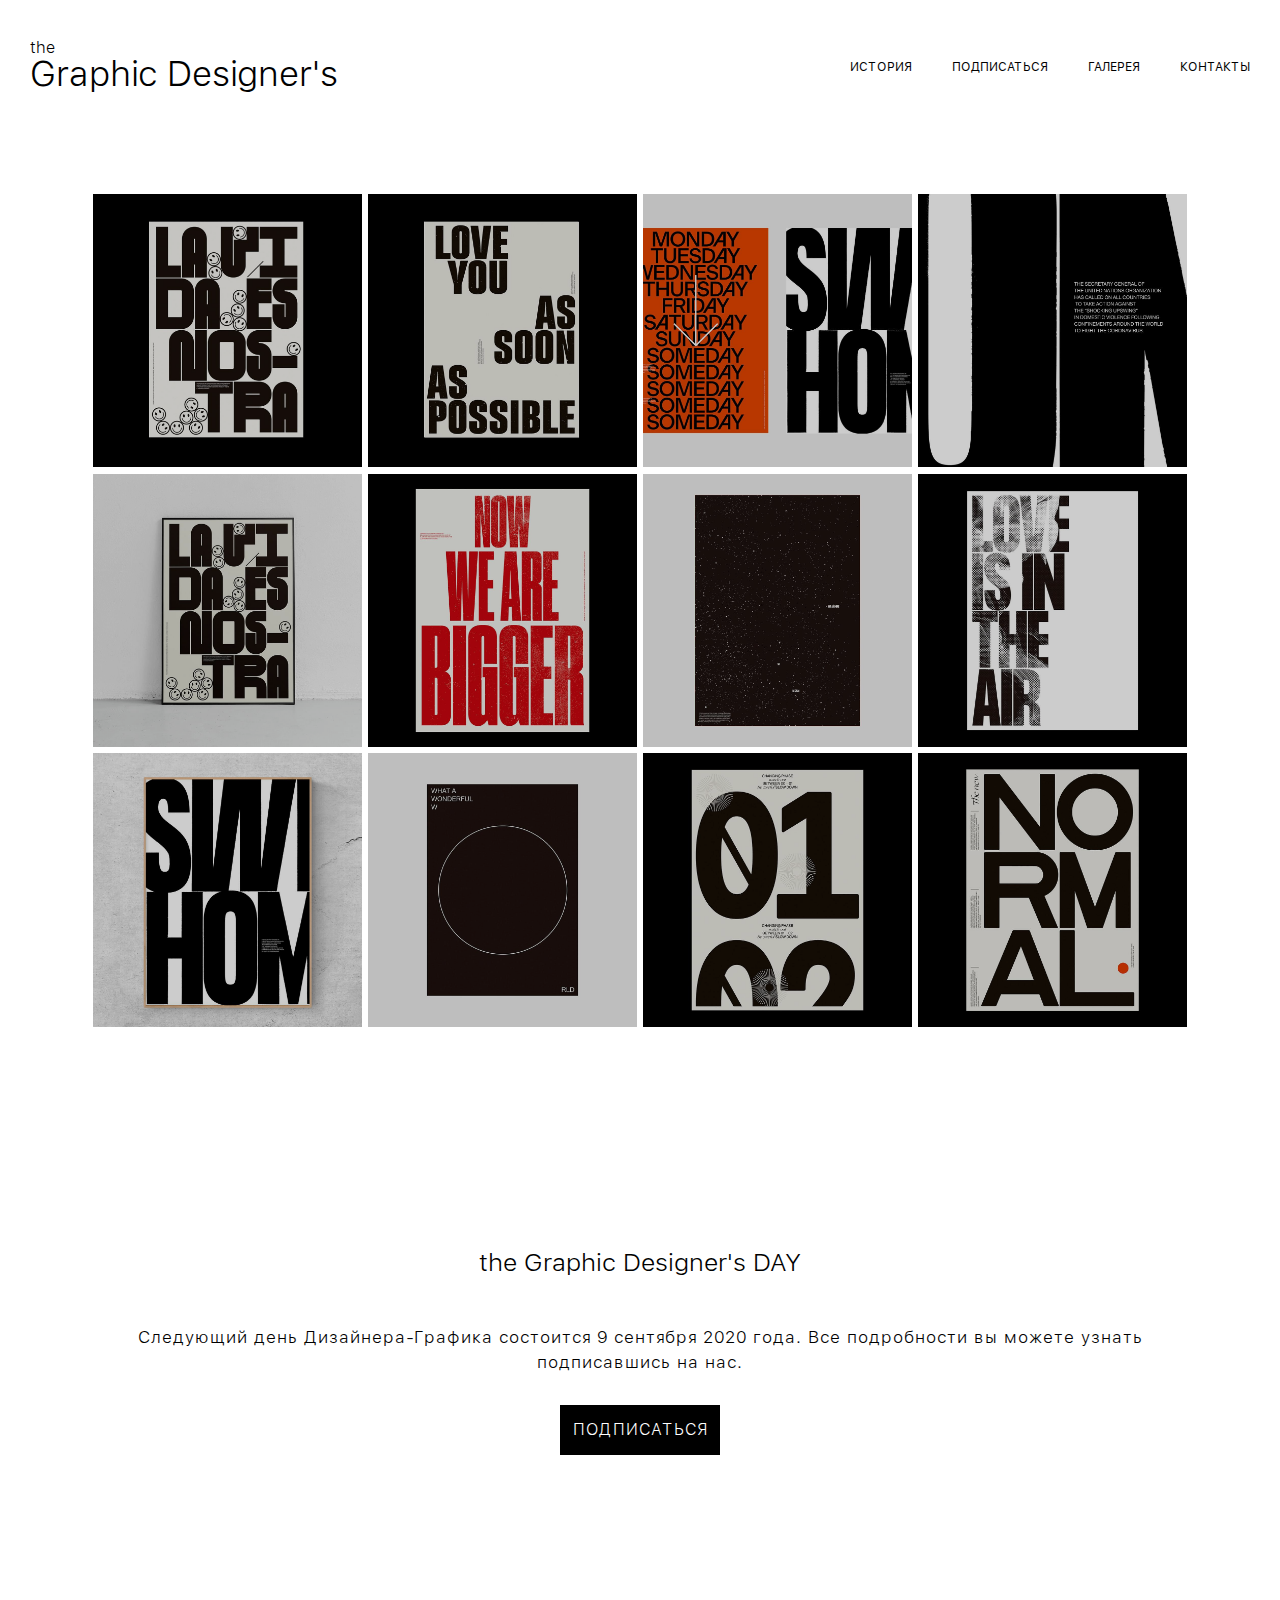
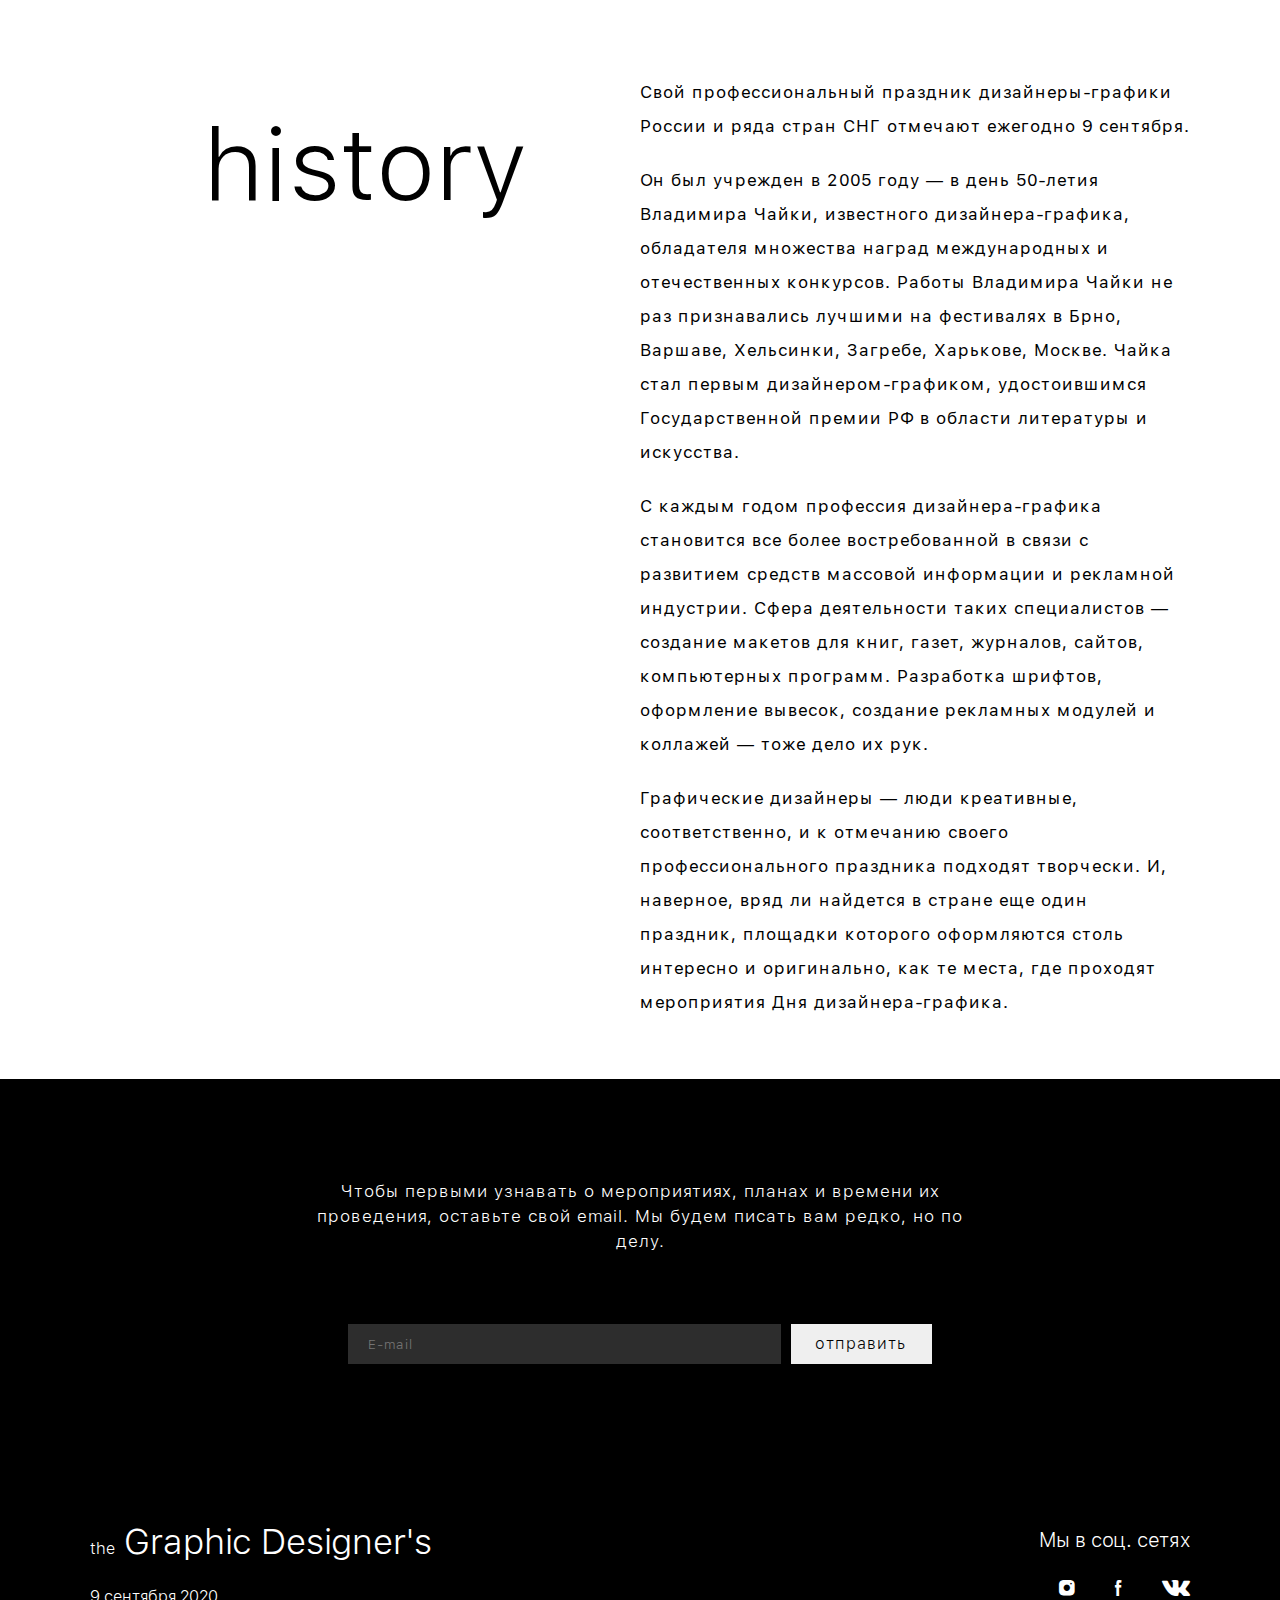
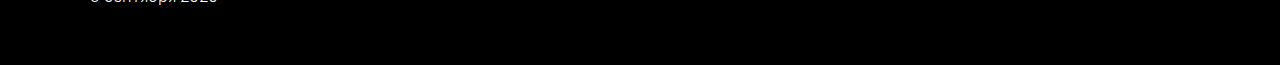
<file: index.html>
<!DOCTYPE html><html lang="ru"><head><meta charset="UTF-8"><meta name="viewport" content="width=device-width,initial-scale=1"><title>Главная</title><link rel="stylesheet" href="css/style.min.css"></head><body><div class="wrapper" id="main"><main class="page"><header class="header"><div class="container"><div class="header__body"><div class="header__row"><div class="header__col"><a href="index.html" class="logo"><span>the</span> Graphic Designer's</a></div><div class="header__col header__col_little"><nav class="header__menu menu"><div class="menu__wrapper"><div class="menu__close"><span></span> <span></span></div><ul class="menu__inner"><li><a href="#story" class="menu__link">история</a></li><li><a href="#subscribe" class="menu__link">подписаться</a></li><li><a href="gallery.html" class="menu__link">галерея</a></li><li><a href="contacts.html" class="menu__link">контакты</a></li></ul></div><div class="menu__burger"><span></span> <span></span> <span></span></div></nav></div></div></div></div></header><div class="content"><div class="content__body"><div class="promo"><div class="container container_p"><div class="promo__body"><div class="promo__row"><div class="promo__col promo__col_big promo__col_medium promo__col_little"><div class="promo__bg ibg"><picture><source srcset="img/promo/promo1.webp" type="image/webp"><img src="img/promo/promo1.jpg" alt="promo1"></picture></div></div><div class="promo__col promo__col_big promo__col_medium promo__col_little"><div class="promo__bg ibg"><img src="img/promo/promo2.jpg" alt="promo2"></div></div><div class="promo__col promo__col_big promo__col_medium promo__col_little"><div class="promo__bg ibg"><img src="img/promo/promo3.jpg" alt="promo3"></div></div><div class="promo__col promo__col_big promo__col_medium promo__col_little"><div class="promo__bg ibg"><img src="img/promo/promo4.jpg" alt="promo4"></div></div><div class="promo__col promo__col_big promo__col_medium promo__col_little"><div class="promo__bg ibg"><img src="img/promo/promo5.jpg" alt="promo5"></div></div><div class="promo__col promo__col_big promo__col_medium promo__col_little"><div class="promo__bg ibg"><img src="img/promo/promo6.jpg" alt="promo6"></div></div><div class="promo__col promo__col_big promo__col_medium promo__col_little"><div class="promo__bg ibg"><img src="img/promo/promo7.jpg" alt="promo7"></div></div><div class="promo__col promo__col_big promo__col_medium promo__col_little"><div class="promo__bg ibg"><img src="img/promo/promo8.jpg" alt="promo8"></div></div><div class="promo__col promo__col_big promo__col_medium promo__col_little"><div class="promo__bg ibg"><img src="img/promo/promo9.jpg" alt="promo9"></div></div><div class="promo__col promo__col_big promo__col_medium promo__col_little"><div class="promo__bg ibg"><img src="img/promo/promo10.jpg" alt="promo10"></div></div><div class="promo__col promo__col_big promo__col_medium promo__col_little"><div class="promo__bg ibg"><img src="img/promo/promo11.jpg" alt="promo11"></div></div><div class="promo__col promo__col_big promo__col_medium promo__col_little"><div class="promo__bg ibg"><img src="img/promo/promo12.jpg" alt="promo12"></div></div></div></div></div></div><section class="parallax"><div class="container container_p"><div class="parallax__body"><div class="parallax__subscribe subscribe-link"><h2 class="subscribe-link__title"><span>the</span> Graphic Designer's DAY</h2><div class="subscribe-link__descr">Следующий день Дизайнера-Графика состоится 9 сентября 2020 года. Все подробности вы можете узнать подписавшись на нас.</div><a href="#subscribe" class="subscribe-link__link-btn"><span>подписаться</span></a></div></div></div></section><section class="story" id="story"><div class="container container_p"><div class="story__body"><div class="story__row"><div class="story__col"><div class="story__wrapper"><h2 class="story__title">hist<span>ory</span></h2></div></div><div class="story__col"><div class="story__wrapper"><div class="story__descr"><p>Свой профессиональный праздник дизайнеры-графики России и ряда стран СНГ отмечают ежегодно 9 сентября.</p><p>Он был учрежден в 2005 году — в день 50-летия Владимира Чайки, известного дизайнера-графика, обладателя множества наград международных и отечественных конкурсов. Работы Владимира Чайки не раз признавались лучшими на фестивалях в Брно, Варшаве, Хельсинки, Загребе, Харькове, Москве. Чайка стал первым дизайнером-графиком, удостоившимся Государственной премии РФ в области литературы и искусства.</p><p>С каждым годом профессия дизайнера-графика становится все более востребованной в связи с развитием средств массовой информации и рекламной индустрии. Сфера деятельности таких специалистов — создание макетов для книг, газет, журналов, сайтов, компьютерных программ. Разработка шрифтов, оформление вывесок, создание рекламных модулей и коллажей — тоже дело их рук.</p><p>Графические дизайнеры — люди креативные, соответственно, и к отмечанию своего профессионального праздника подходят творчески. И, наверное, вряд ли найдется в стране еще один праздник, площадки которого оформляются столь интересно и оригинально, как те места, где проходят мероприятия Дня дизайнера-графика.</p></div></div></div></div></div></div></section><div class="subscribe"><div class="container container_p"><div class="subscribe__body"><div class="subscribe__wrapper"><div class="subscribe__descr">Чтобы первыми узнавать о мероприятиях, планах и времени их проведения, оставьте свой email. Мы будем писать вам редко, но по делу.</div><div class="subscrive__form form"><form action="#" class="form" id="subscribe"><div class="form__col form__col_big"><input name="email" type="email" class="form__input-email" required autocomplete="off" placeholder="E-mail"></div><div class="form__col form__col_min"><button class="form__btn"><span>отправить</span></button></div></form></div></div></div></div></div></div></div><footer class="footer"><div class="container container_p"><div class="footer__body"><div class="footer__row"><div class="footer__col"><div class="footer__info"><a href="index.html" class="logo logo_footer"><span>the</span> Graphic Designer's</a><div class="footer__data">9 сентября 2020</div></div></div><div class="footer__col footer__col_little"><div class="footer__social social"><h2 class="social__title">Мы в соц. сетях</h2><div class="social__wrapper"><a href="https://www.instagram.com/" class="social__el" target="_blank"><span class="icon-instagram"></span> </a><a href="https://ru-ru.facebook.com/" class="social__el" target="_blank"><span class="icon-facebook"></span> </a><a href="https://vk.com" class="social__el" target="_blank"><span class="icon-vk"></span></a></div></div></div></div></div></div></footer><div class="arrow"><a href="#main" class="arrow__el"><span class="icon-arrow"></span></a></div></main></div><script src="js/jquery-3.5.1.min.js"></script><script src="js/script.min.js"></script></body></html>
</file>
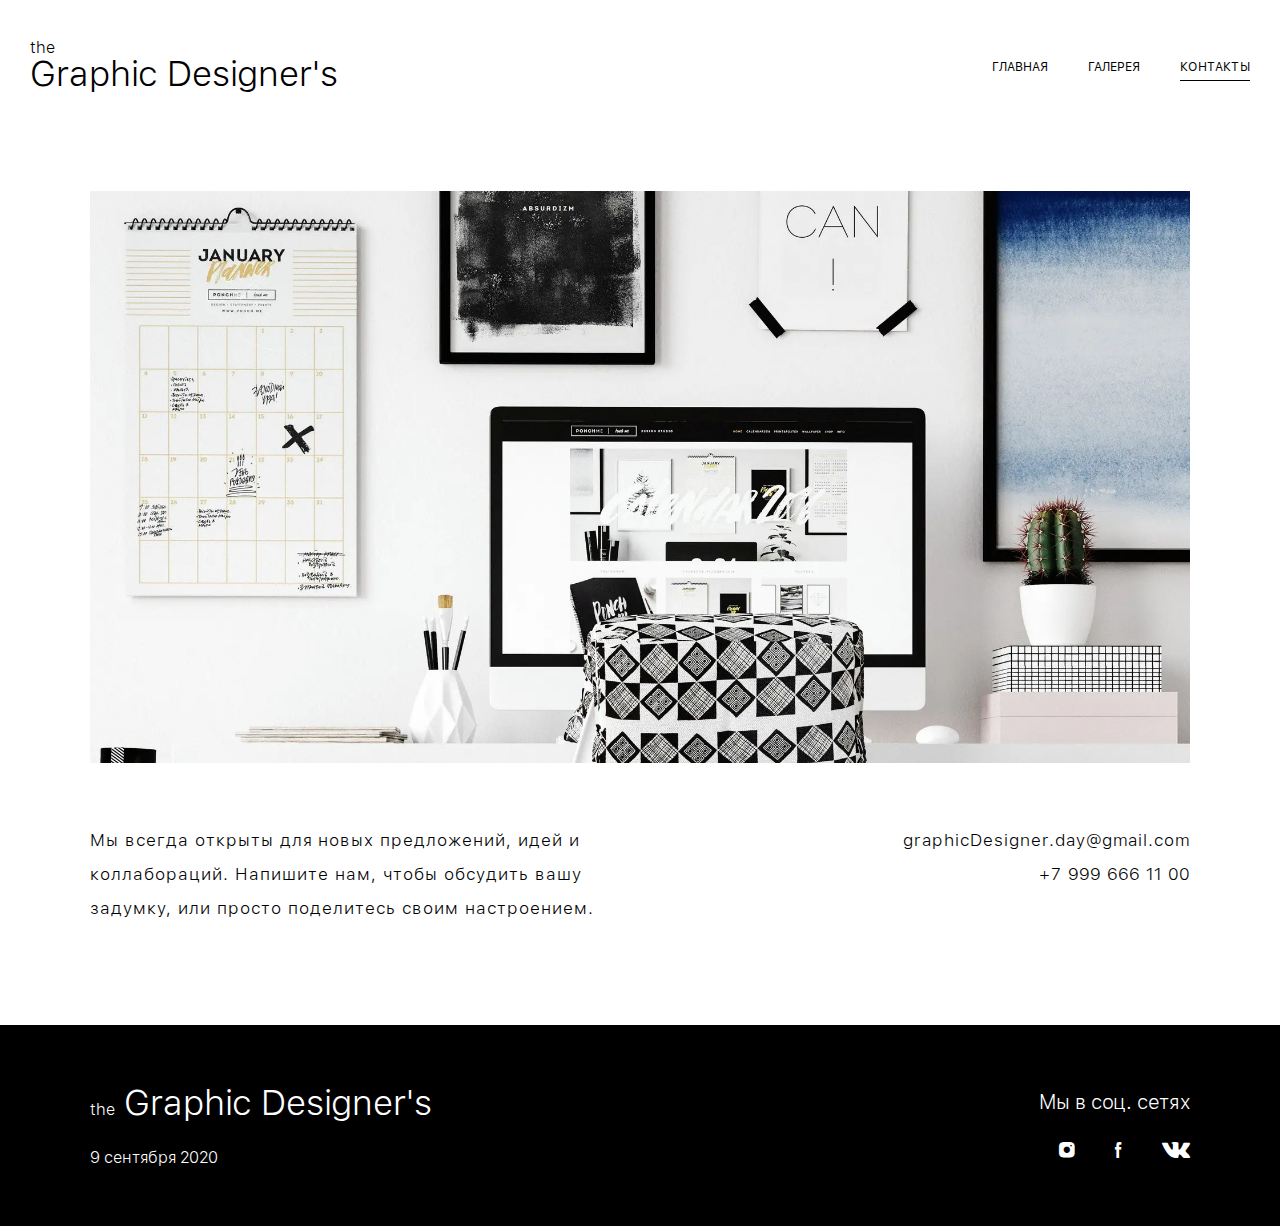
<file: contacts.html>
<!DOCTYPE html><html lang="ru"><head><meta charset="UTF-8"><meta name="viewport" content="width=device-width,initial-scale=1"><title>Контакты</title><link rel="stylesheet" href="css/style.min.css"></head><body><div class="wrapper" id="main"><main class="page"><header class="header"><div class="container"><div class="header__body"><div class="header__row"><div class="header__col"><a href="index.html" class="logo"><span>the</span> Graphic Designer's</a></div><div class="header__col header__col_little"><nav class="header__menu menu"><div class="menu__wrapper"><div class="menu__close"><span></span> <span></span></div><ul class="menu__inner"><li><a href="index.html" class="menu__link">главная</a></li><li><a href="gallery.html" class="menu__link">галерея</a></li><li><a href="contacts.html" class="menu__link active">контакты</a></li></ul></div><div class="menu__burger"><span></span> <span></span> <span></span></div></nav></div></div></div></div></header><div class="content"><div class="content__body"><div class="contacts"><div class="container container_p"><div class="contacts__body"><div class="contacts__row"><div class="contacts__wrapper-img"><picture><source srcset="img/contacts/contacts.webp" type="image/webp"><img src="img/contacts/contacts.jpg" alt="contacts" class="contacts__img"></picture></div></div><div class="contacts__row"><div class="contacts__col"><div class="contacts__descr">Мы всегда открыты для новых предложений, идей и коллабораций. Напишите нам, чтобы обсудить вашу задумку, или просто поделитесь своим настроением.</div></div><div class="contacts__col"><div class="contacts__wrapper-el el"><a href="mailto:graphicDesigner.day@gmail.com" class="el__email">graphicDesigner.day@gmail.com</a> <a href="tel:+79996661100" class="el__phone">+7 999 666 11 00</a></div></div></div></div></div></div></div></div><footer class="footer"><div class="container container_p"><div class="footer__body"><div class="footer__row"><div class="footer__col"><div class="footer__info"><a href="index.html" class="logo logo_footer"><span>the</span> Graphic Designer's</a><div class="footer__data">9 сентября 2020</div></div></div><div class="footer__col footer__col_little"><div class="footer__social social"><h2 class="social__title">Мы в соц. сетях</h2><div class="social__wrapper"><a href="https://www.instagram.com/" class="social__el" target="_blank"><span class="icon-instagram"></span> </a><a href="https://ru-ru.facebook.com/" class="social__el" target="_blank"><span class="icon-facebook"></span> </a><a href="https://vk.com" class="social__el" target="_blank"><span class="icon-vk"></span></a></div></div></div></div></div></div></footer></main></div><script src="js/jquery-3.5.1.min.js"></script><script src="js/script.min.js"></script></body></html>
</file>
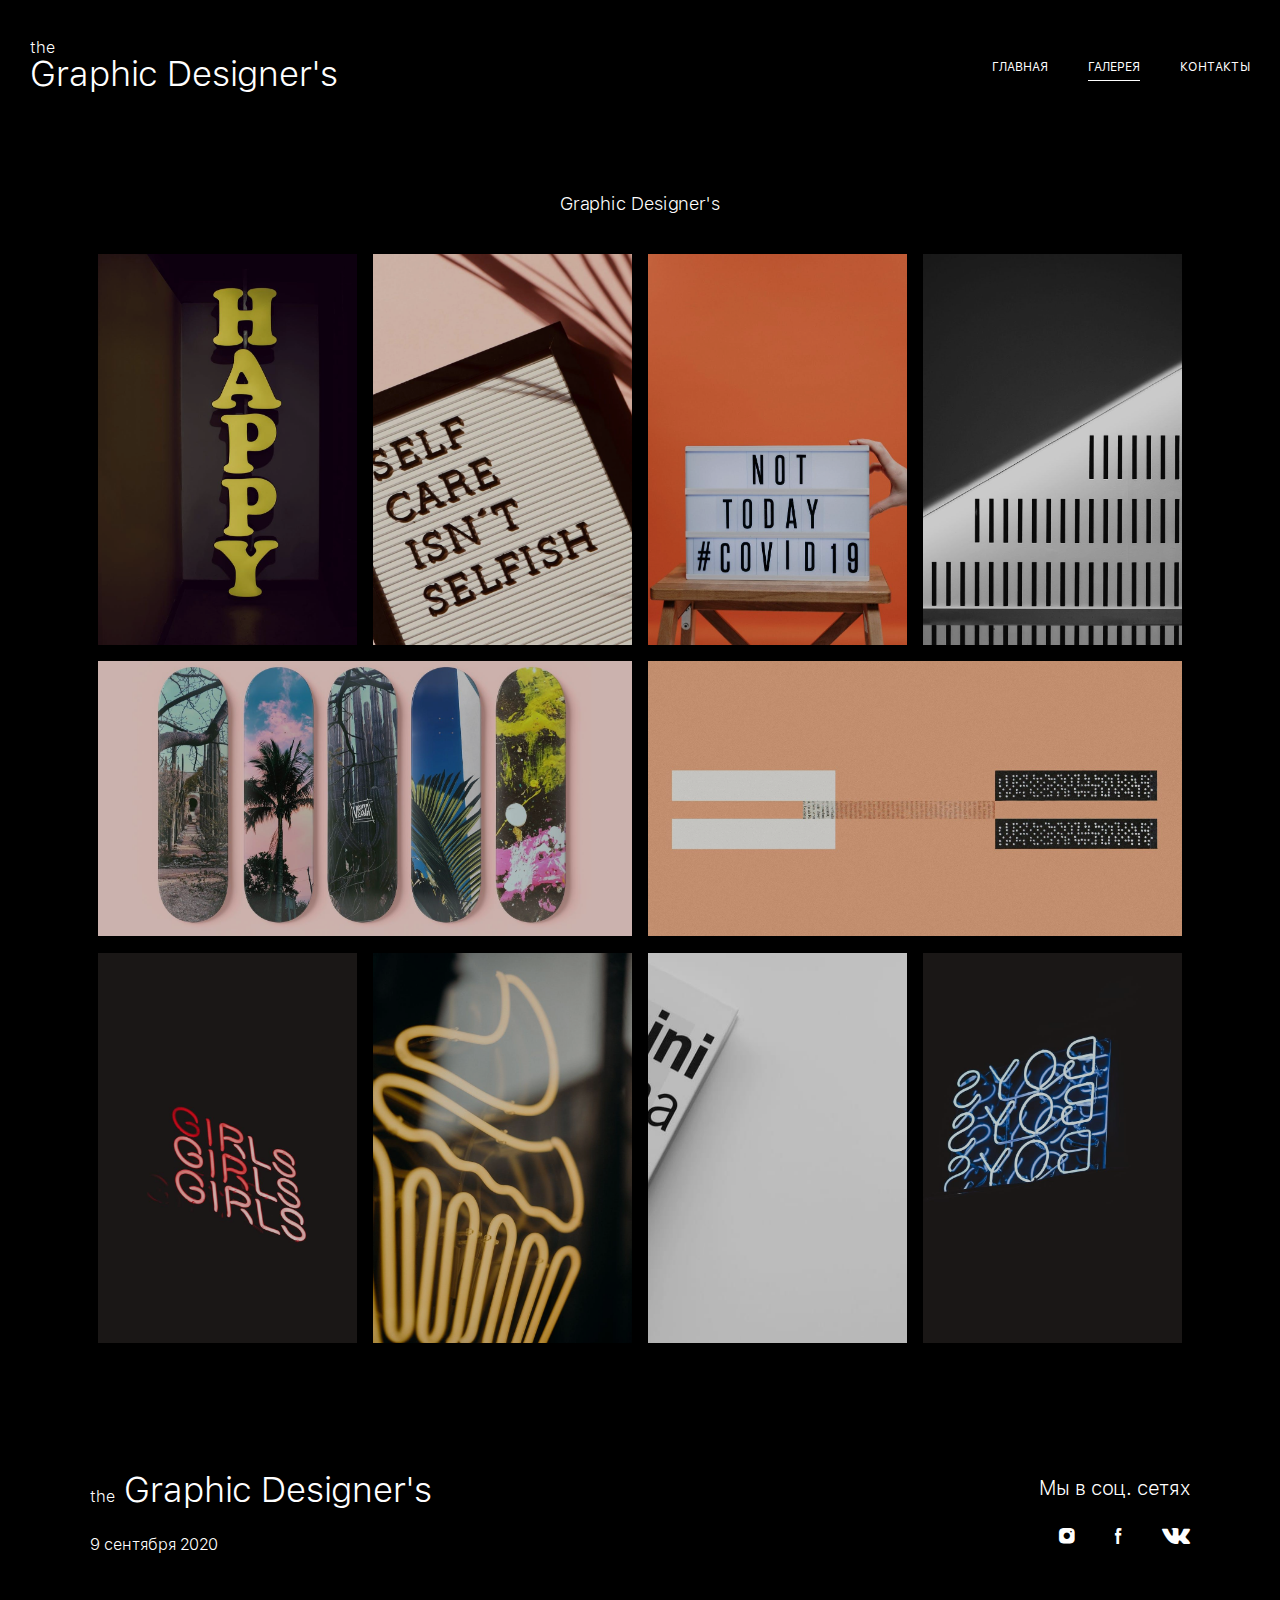
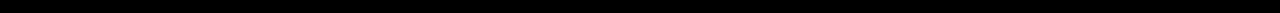
<file: gallery.html>
<!DOCTYPE html><html lang="ru"><head><meta charset="UTF-8"><meta name="viewport" content="width=device-width,initial-scale=1"><title>Галерея</title><link rel="stylesheet" href="css/style.min.css"></head><body><div class="wrapper" id="main"><main class="page"><header class="header header_active"><div class="container"><div class="header__body"><div class="header__row"><div class="header__col"><a href="index.html" class="logo logo_active"><span>the</span> Graphic Designer's</a></div><div class="header__col header__col_little"><nav class="header__menu menu menu_active"><div class="menu__wrapper menu__wrapper_active"><div class="menu__close menu__close_active"><span></span> <span></span></div><ul class="menu__inner"><li><a href="index.html" class="menu__link">главная</a></li><li><a href="gallery.html" class="menu__link active">галерея</a></li><li><a href="contacts.html" class="menu__link">контакты</a></li></ul></div><div class="menu__burger menu__burger_active"><span></span> <span></span> <span></span></div></nav></div></div></div></div></header><div class="content"><div class="content__body"><section class="gallery"><div class="container container_p"><div class="gallery__body"><div class="gallery__row"><h2 class="gallery__title">Graphic Designer's</h2></div><div class="gallery__row"><div class="gallery__col"><a href="img/gallery/1.jpg" class="gallery__bg ibg" target="_blank"><picture><source srcset="img/gallery/1.webp" type="image/webp"><img src="img/gallery/1.jpg" alt="gallery1" class="gallery__img"></picture></a></div><div class="gallery__col"><a href="img/gallery/2.jpg" class="gallery__bg ibg" target="_blank"><img src="img/gallery/2.jpg" alt="gallery2" class="gallery__img"></a></div><div class="gallery__col"><a href="img/gallery/3.jpg" class="gallery__bg ibg" target="_blank"><img src="img/gallery/3.jpg" alt="gallery3" class="gallery__img"></a></div><div class="gallery__col"><a href="img/gallery/4.jpg" class="gallery__bg ibg" target="_blank"><img src="img/gallery/4.jpg" alt="gallery4" class="gallery__img"></a></div></div><div class="gallery__row"><div class="gallery__col gallery__col_big"><a href="img/gallery/5.jpg" class="gallery__bg gallery__bg_big ibg" target="_blank"><img src="img/gallery/5.jpg" alt="gallery5" class="gallery__img gallery__img_big"></a></div><div class="gallery__col gallery__col_big"><a href="img/gallery/6.jpg" class="gallery__bg gallery__bg_big ibg" target="_blank"><img src="img/gallery/6.jpg" alt="gallery6" class="gallery__img gallery__img_big"></a></div></div><div class="gallery__row"><div class="gallery__col"><a href="img/gallery/7.jpg" class="gallery__bg ibg" target="_blank"><img src="img/gallery/7.jpg" alt="gallery7" class="gallery__img"></a></div><div class="gallery__col"><a href="img/gallery/8.jpg" class="gallery__bg ibg" target="_blank"><img src="img/gallery/8.jpg" alt="gallery8" class="gallery__img"></a></div><div class="gallery__col"><a href="img/gallery/9.jpg" class="gallery__bg ibg" target="_blank"><img src="img/gallery/9.jpg" alt="gallery9" class="gallery__img"></a></div><div class="gallery__col"><a href="img/gallery/10.jpg" class="gallery__bg ibg" target="_blank"><img src="img/gallery/10.jpg" alt="gallery10" class="gallery__img"></a></div></div></div></div></section></div></div><footer class="footer"><div class="container container_p"><div class="footer__body"><div class="footer__row"><div class="footer__col"><div class="footer__info"><a href="index.html" class="logo logo_footer logo_active"><span>the</span> Graphic Designer's</a><div class="footer__data">9 сентября 2020</div></div></div><div class="footer__col footer__col_little"><div class="footer__social social"><h2 class="social__title">Мы в соц. сетях</h2><div class="social__wrapper"><a href="https://www.instagram.com/" class="social__el" target="_blank"><span class="icon-instagram"></span> </a><a href="https://ru-ru.facebook.com/" class="social__el" target="_blank"><span class="icon-facebook"></span> </a><a href="https://vk.com" class="social__el" target="_blank"><span class="icon-vk"></span></a></div></div></div></div></div></div></footer><div class="arrow"><a href="#main" class="arrow__el"><span class="icon-arrow"></span></a></div></main></div><script src="js/jquery-3.5.1.min.js"></script><script src="js/script.min.js"></script></body></html>
</file>
<file: css/style.min.css>
@font-face{font-family:'San Francisco';src:url(../fonts/SFUIText-Light.woff) format("woff"),url(../fonts/SFUIText-Light.ttf) format("woff2");font-weight:300;font-style:normal;font-display:swap}@font-face{font-family:'San Francisco';src:url(../fonts/SFUIText-Regular.woff) format("woff"),url(../fonts/SFUIText-Regular.ttf) format("woff2");font-weight:400;font-style:normal;font-display:swap}*{font-family:'San Francisco';font-weight:300}*,:after,:before{margin:0;padding:0;border:0;-webkit-box-sizing:border-box;box-sizing:border-box;-webkit-tap-highlight-color:transparent}:active,:focus,a:active,a:focus{outline:0}aside,footer,header,nav{display:block}body,html{width:100%;height:100%;font-size:100%;line-height:1;font-size:16px;-ms-text-size-adjust:100%;-moz-text-size-adjust:100%;-webkit-text-size-adjust:100%}button,input,textarea{font-family:inherit;border-radius:none}input::-ms-clear{display:none}button{cursor:pointer}button::-moz-focus-inner{padding:0;border:0}a,a:hover,a:visited{text-decoration:none}li,ul{margin:0;padding:0;list-style-type:none}img{vertical-align:top}h1,h2,h3,h4,h5,h6,p{margin:0;padding:0;font-size:inherit;font-weight:300}.ibg{position:relative;background:center center/cover no-repeat}.ibg img{width:0;height:0;position:absolute;top:0;left:0;opacity:0;visibility:hidden}@font-face{font-family:icomoon;src:url(../icons-font/icomoon.eot?t2c4i6);src:url(../icons-font/icomoon.eot?t2c4i6#iefix) format("embedded-opentype"),url(../icons-font/icomoon.ttf?t2c4i6) format("truetype"),url(../icons-font/icomoon.woff?t2c4i6) format("woff"),url(../icons-font/icomoon.svg?t2c4i6#icomoon) format("svg");font-weight:400;font-style:normal;font-display:block}[class*=" icon-"],[class^=icon-]{font-family:icomoon!important;speak:none;font-style:normal;font-weight:400;font-variant:normal;text-transform:none;line-height:1;-webkit-font-smoothing:antialiased;-moz-osx-font-smoothing:grayscale}.icon-arrow:before{content:"\e900"}.icon-facebook:before{content:"\e901";color:#fff}.icon-instagram:before{content:"\e902";color:#fff}.icon-vk:before{content:"\e903";color:#fff}.container{max-width:1460px;padding:0 30px;margin:0 auto}.container_p{padding:0 90px}.wrapper{min-height:100%;overflow:hidden}.page{position:relative;width:100%;height:100%;top:0;left:0;display:-webkit-box;display:-ms-flexbox;display:flex;-webkit-box-orient:vertical;-webkit-box-direction:normal;-ms-flex-direction:column;flex-direction:column}.content__body{max-width:100%}.logo{display:-webkit-box;display:-ms-flexbox;display:flex;-webkit-box-orient:vertical;-webkit-box-direction:normal;-ms-flex-direction:column;flex-direction:column;font-size:35px;color:#000;-webkit-transition:all .2s ease;-o-transition:all .2s ease;transition:all .2s ease}.logo span{font-size:16px;color:#000;-webkit-transition:all .2s ease;-o-transition:all .2s ease;transition:all .2s ease}.logo_footer{display:inline-block;margin-bottom:30px}.logo_footer span{color:#fff}.logo:hover{color:red}.logo:hover span{color:red}.logo_active{color:#fff}.logo_active span{color:#fff}.header{width:100%}.header__body{background:#fff;width:100%;padding:40px 0}.header__row{-webkit-box-flex:1;-ms-flex:1 1 100%;flex:1 1 100%;display:-webkit-box;display:-ms-flexbox;display:flex;-webkit-box-pack:center;-ms-flex-pack:center;justify-content:center;background:#fff}.header__col{-webkit-box-flex:1;-ms-flex:1 1 50%;flex:1 1 50%;display:-webkit-box;display:-ms-flexbox;display:flex;-webkit-box-align:center;-ms-flex-align:center;align-items:center}.header_active{background:#000}.header_active .header__body{background:#000}.header_active .header__row{background:#000}.menu{display:-webkit-box;display:-ms-flexbox;display:flex;-webkit-box-pack:end;-ms-flex-pack:end;justify-content:flex-end;-webkit-box-align:center;-ms-flex-align:center;align-items:center;width:100%}.menu__wrapper{width:100%}.menu__inner{display:-webkit-box;display:-ms-flexbox;display:flex;-webkit-box-pack:end;-ms-flex-pack:end;justify-content:flex-end;-webkit-box-align:center;-ms-flex-align:center;align-items:center;width:100%}.menu__inner li{margin:0 20px}.menu__inner li:last-of-type{margin-right:0}.menu__link{font-size:12px;color:#000;padding:20px 0;font-weight:400;text-transform:uppercase;position:relative;-webkit-transition:all .4s ease;-o-transition:all .4s ease;transition:all .4s ease}.menu__link:after{content:'';position:absolute;left:0;bottom:13px;width:100%;height:.05rem;background:#000;-webkit-transform:scaleX(0);-ms-transform:scaleX(0);transform:scaleX(0);-webkit-transition:all .2s ease;-o-transition:all .2s ease;transition:all .2s ease}.menu__link:hover{color:#000}.menu__link:hover:after{-webkit-transform:scaleX(1);-ms-transform:scaleX(1);transform:scaleX(1);-webkit-transition:all .5s ease;-o-transition:all .5s ease;transition:all .5s ease}.menu__link.active:after{-webkit-transform:scaleX(1);-ms-transform:scaleX(1);transform:scaleX(1)}.menu__link.active:hover:after{-webkit-transform:scaleX(0);-ms-transform:scaleX(0);transform:scaleX(0)}.menu__close{display:none}.menu__burger{display:none}.menu_active .menu__link{color:#fff}.menu_active .menu__link:after{background:#fff}.promo__body{padding:60px 0}.promo__row{display:-webkit-box;display:-ms-flexbox;display:flex;-ms-flex-wrap:wrap;flex-wrap:wrap;-webkit-box-pack:justify;-ms-flex-pack:justify;justify-content:space-between;-webkit-box-align:center;-ms-flex-align:center;align-items:center;width:100%;-webkit-box-flex:0;-ms-flex:0 0 100%;flex:0 0 100%}.promo__col{width:25%;-webkit-box-flex:0;-ms-flex:0 0 25%;flex:0 0 25%}.promo__bg{position:relative;padding-bottom:99.348%;-webkit-transition:all .4s ease;-o-transition:all .4s ease;transition:all .4s ease;margin:.2rem}.promo__bg:after{content:'';position:absolute;top:0;left:0;right:0;bottom:0;background:rgba(0,0,0,.2);-webkit-transition:background .2s ease;-o-transition:background .2s ease;transition:background .2s ease}.promo__bg:hover{-webkit-transition:all .5s ease;-o-transition:all .5s ease;transition:all .5s ease;z-index:10;padding-bottom:150%}.promo__bg:hover:after{background:rgba(0,0,0,0);-webkit-transition:background .4s ease;-o-transition:background .4s ease;transition:background .4s ease}.parallax{background:url(../img/parallax/parallax.jpg) center center/cover no-repeat fixed}.parallax__body{width:100%;padding:60px 0}.subscribe-link{display:-webkit-box;display:-ms-flexbox;display:flex;-webkit-box-align:center;-ms-flex-align:center;align-items:center;-webkit-box-orient:vertical;-webkit-box-direction:normal;-ms-flex-direction:column;flex-direction:column;width:100%;padding:100px 2%!important;background:#fff}.subscribe-link__title{margin-bottom:50px;font-size:25px}.subscribe-link__descr{margin-bottom:30px;text-align:center;font-size:17px;line-height:25px;letter-spacing:1px}.subscribe-link__link-btn{display:-webkit-box;display:-ms-flexbox;display:flex;-webkit-box-pack:center;-ms-flex-pack:center;justify-content:center;-webkit-box-align:center;-ms-flex-align:center;align-items:center;width:160px;height:50px;background:#000;-webkit-transition:all .2s ease;-o-transition:all .2s ease;transition:all .2s ease;position:relative}.subscribe-link__link-btn span{color:#fff;font-size:16px;text-transform:uppercase;letter-spacing:1px}.subscribe-link__link-btn:hover{background:#c8b39b;-webkit-transition:all .4s ease;-o-transition:all .4s ease;transition:all .4s ease}.subscribe-link__link-btn:hover span{color:#000}.story{background:#fff}.story__body{width:100%;height:auto;padding:60px 0}.story__row{display:-webkit-box;display:-ms-flexbox;display:flex;-ms-flex-wrap:wrap;flex-wrap:wrap;-webkit-box-pack:justify;-ms-flex-pack:justify;justify-content:space-between;-webkit-box-align:start;-ms-flex-align:start;align-items:flex-start;-webkit-box-flex:0;-ms-flex:0 0 100%;flex:0 0 100%;height:100%}.story__col{-webkit-box-flex:0;-ms-flex:0 0 50%;flex:0 0 50%;height:100%}.story__wrapper{display:-webkit-box;display:-ms-flexbox;display:flex;-webkit-box-pack:center;-ms-flex-pack:center;justify-content:center;-webkit-box-align:start;-ms-flex-align:start;align-items:flex-start;width:100%;height:100%}.story__title{font-size:100px;padding:40px 0;letter-spacing:1px;color:#000}.story__descr p{font-size:17px;line-height:2;font-weight:400;letter-spacing:1px;margin-bottom:20px}.story__descr p:nth-of-type(4){margin-bottom:0}.subscribe{width:100%;background:#000}.subscribe__body{width:100%;padding:60px 0}.subscribe__wrapper{display:-webkit-box;display:-ms-flexbox;display:flex;-webkit-box-orient:vertical;-webkit-box-direction:normal;-ms-flex-direction:column;flex-direction:column;-webkit-box-pack:center;-ms-flex-pack:center;justify-content:center;-webkit-box-align:center;-ms-flex-align:center;align-items:center;width:100%;min-height:100px;padding:40px 20%}.subscribe__descr{margin-bottom:70px;color:#fff;text-align:center;font-size:17px;line-height:25px;letter-spacing:1px}.form{display:-webkit-box;display:-ms-flexbox;display:flex;-webkit-box-pack:justify;-ms-flex-pack:justify;justify-content:space-between;-webkit-box-align:center;-ms-flex-align:center;align-items:center;width:100%;padding:0 3%}.form__col{height:40px}.form__col_big{width:75%;padding-right:5px}.form__col_min{width:25%;padding-left:5px}.form__input-email{width:100%;height:100%;padding-left:20px;height:100%;background:#2d2d2d;color:#fff;letter-spacing:1px}.form__input-email:focus{background:#fff;color:#000;-webkit-transition:all .4s ease;-o-transition:all .4s ease;transition:all .4s ease}.form__btn{width:100%;height:100%;-webkit-transition:all .2s ease;-o-transition:all .2s ease;transition:all .2s ease}.form__btn span{color:#000;font-size:16px;letter-spacing:1px}.form__btn:hover{background:#c8b39b;-webkit-transition:all .4s ease;-o-transition:all .4s ease;transition:all .4s ease}.contacts{background:#fff}.contacts__body{width:100%;padding:60px 0}.contacts__row{display:-webkit-box;display:-ms-flexbox;display:flex;-ms-flex-wrap:wrap;flex-wrap:wrap;-webkit-box-pack:justify;-ms-flex-pack:justify;justify-content:space-between;-webkit-box-flex:0;-ms-flex:0 0 100%;flex:0 0 100%}.contacts__col{-webkit-box-flex:0;-ms-flex:0 0 50%;flex:0 0 50%;padding:60px 0 40px 0}.contacts__wrapper-img{width:100%;padding-bottom:52%;position:relative}.contacts__img{position:absolute;top:0;left:0;width:100%;height:100%;-o-object-fit:cover;object-fit:cover}.contacts__descr{width:100%;height:100%;color:#000;text-align:left;font-size:17px;line-height:2;letter-spacing:1px}.contacts__wrapper-el{display:-webkit-box;display:-ms-flexbox;display:flex;-webkit-box-orient:vertical;-webkit-box-direction:normal;-ms-flex-direction:column;flex-direction:column;-webkit-box-align:end;-ms-flex-align:end;align-items:flex-end;width:100%;height:100%}.el__email,.el__phone{color:#000;font-size:17px;line-height:2;letter-spacing:1px}.el__phone:hover{color:red}.gallery{background:#000}.gallery__body{width:100%;padding:60px 0;background:#000}.gallery__row{display:-webkit-box;display:-ms-flexbox;display:flex;-ms-flex-wrap:wrap;flex-wrap:wrap;-webkit-box-pack:justify;-ms-flex-pack:justify;justify-content:space-between;-webkit-box-align:center;-ms-flex-align:center;align-items:center;-webkit-box-flex:0;-ms-flex:0 1 100%;flex:0 1 100%}.gallery__col{-webkit-box-flex:0;-ms-flex:0 1 25%;flex:0 1 25%;height:100%}.gallery__col_big{-webkit-box-flex:0;-ms-flex:0 0 50%;flex:0 0 50%}.gallery__title{margin-bottom:30px;width:100%;text-align:center;font-size:18px;line-height:25px;color:#fff}.gallery__bg{display:block;position:relative;padding-bottom:142%;margin:3%;overflow:hidden;-webkit-transition:-webkit-transform .2s ease;transition:-webkit-transform .2s ease;-o-transition:transform .2s ease;transition:transform .2s ease;transition:transform .2s ease,-webkit-transform .2s ease}.gallery__bg img{width:100%;height:100%;-o-object-fit:cover;object-fit:cover}.gallery__bg_big{padding-bottom:50%;margin:1.5%}.gallery__bg:before{content:'Click me';display:-webkit-box;display:-ms-flexbox;display:flex;-webkit-box-pack:center;-ms-flex-pack:center;justify-content:center;-webkit-box-align:center;-ms-flex-align:center;align-items:center;position:absolute;top:0;left:0;right:0;bottom:0;z-index:2;font-size:20px;color:#fff;text-transform:uppercase;letter-spacing:1px;opacity:0;-webkit-transition:opacity .2s ease;-o-transition:opacity .2s ease;transition:opacity .2s ease}.gallery__bg:after{content:'';display:-webkit-box;display:-ms-flexbox;display:flex;-webkit-box-pack:center;-ms-flex-pack:center;justify-content:center;-webkit-box-align:center;-ms-flex-align:center;align-items:center;position:absolute;top:0;left:0;right:0;bottom:0;background:rgba(0,0,0,.2);z-index:1;-webkit-transition:background .2s ease;-o-transition:background .2s ease;transition:background .2s ease}.gallery__bg:hover:before{opacity:1;-webkit-transition:opacity .4s ease;-o-transition:opacity .4s ease;transition:opacity .4s ease}.gallery__bg:hover:after{background:rgba(0,0,0,.6);-webkit-transition:background .4s ease;-o-transition:background .4s ease;transition:background .4s ease}.gallery__bg:hover .gallery__img{-webkit-transform:scale(1.1);-ms-transform:scale(1.1);transform:scale(1.1);-webkit-transition:-webkit-transform 1s ease;transition:-webkit-transform 1s ease;-o-transition:transform 1s ease;transition:transform 1s ease;transition:transform 1s ease,-webkit-transform 1s ease}.gallery__img{position:absolute;top:0;left:0;width:100%;height:100%;-o-object-fit:cover;object-fit:cover;-o-object-position:center;object-position:center;-webkit-transition:-webkit-transform .3s ease;transition:-webkit-transform .3s ease;-o-transition:transform .3s ease;transition:transform .3s ease;transition:transform .3s ease,-webkit-transform .3s ease}.gallery__img_big{-o-object-fit:none;object-fit:none;-o-object-position:50% 15%;object-position:50% 15%}.footer{background:#000}.footer *{color:#fff}.footer__body{width:100%;padding:60px 0}.footer__row{display:-webkit-box;display:-ms-flexbox;display:flex;-ms-flex-wrap:wrap;flex-wrap:wrap;-webkit-box-pack:center;-ms-flex-pack:center;justify-content:center;-webkit-box-flex:0;-ms-flex:0 0 100%;flex:0 0 100%}.footer__col{display:-webkit-box;display:-ms-flexbox;display:flex;-webkit-box-align:center;-ms-flex-align:center;align-items:center;-webkit-box-flex:0;-ms-flex:0 0 70%;flex:0 0 70%}.footer__col_little{-webkit-box-flex:0;-ms-flex:0 0 30%;flex:0 0 30%}.footer__info{display:-webkit-box;display:-ms-flexbox;display:flex;-webkit-box-orient:vertical;-webkit-box-direction:normal;-ms-flex-direction:column;flex-direction:column;-webkit-box-pack:center;-ms-flex-pack:center;justify-content:center;-webkit-box-align:start;-ms-flex-align:start;align-items:flex-start;width:100%;height:100%}.footer__data{font-size:16px}.footer__social{display:-webkit-box;display:-ms-flexbox;display:flex;-webkit-box-orient:vertical;-webkit-box-direction:normal;-ms-flex-direction:column;flex-direction:column;-webkit-box-pack:center;-ms-flex-pack:center;justify-content:center;-webkit-box-align:end;-ms-flex-align:end;align-items:flex-end;width:100%;height:100%}.social__title{margin-bottom:30px;font-size:20px}.social__wrapper{display:-webkit-box;display:-ms-flexbox;display:flex;-webkit-box-pack:center;-ms-flex-pack:center;justify-content:center;-webkit-box-align:center;-ms-flex-align:center;align-items:center}.social__el{margin:0 5px}.social__el span{padding:15px}.social__el span:before{-webkit-transition:color .2s ease;-o-transition:color .2s ease;transition:color .2s ease}.social__el:nth-of-type(3){margin-right:0}.social__el:nth-of-type(3) span{padding-right:0}.social__el:hover span:before{color:red;-webkit-transition:color .4s ease;-o-transition:color .4s ease;transition:color .4s ease}.arrow{display:none;-webkit-transform:rotate(180deg);-ms-transform:rotate(180deg);transform:rotate(180deg);position:fixed;bottom:40px;right:16px}.arrow__el{display:-webkit-box;display:-ms-flexbox;display:flex;-webkit-box-pack:center;-ms-flex-pack:center;justify-content:center;-webkit-box-align:center;-ms-flex-align:center;align-items:center;width:20px;height:20px;padding:20px;background:#000}.arrow__el span{color:#fff;font-size:10px}.webp .parallax{background:url(../../img/parallax/parallax.webp) center center/cover no-repeat fixed}@media (max-width:1024px){.promo__bg:after{background:rgba(0,0,0,0)}.promo__bg:hover:hover{padding-bottom:99.348%}.promo__bg:hover:hover:after{background:rgba(0,0,0,0)!important}.promo__wrapper-img:hover{-webkit-transform:scale(1);-ms-transform:scale(1);transform:scale(1)}.promo__wrapper-img:hover:after{background:rgba(0,0,0,.7)}.promo__wrapper-img.active{-webkit-transform:scale(1.1);-ms-transform:scale(1.1);transform:scale(1.1);z-index:2;-webkit-transition:-webkit-transform .4s ease;transition:-webkit-transform .4s ease;-o-transition:transform .4s ease;transition:transform .4s ease;transition:transform .4s ease,-webkit-transform .4s ease}.promo__wrapper-img.active:after{background:rgba(0,0,0,0);-webkit-transition:background .4s ease;-o-transition:background .4s ease;transition:background .4s ease}.story__col{-webkit-box-flex:0;-ms-flex:0 0 100%;flex:0 0 100%}.story__title{padding-bottom:60px}.gallery__wrapper-img:hover:before{opacity:0}.gallery__wrapper-img:hover:after{background:rgba(0,0,0,.2)}.gallery__wrapper-img:hover .gallery__img{-webkit-transform:scale(1);-ms-transform:scale(1);transform:scale(1)}}@media (max-width:991px){.menu__wrapper{position:fixed;top:0;left:0;width:100%;height:100vh;background:#fff;z-index:50;-webkit-transform:translateX(-100%);-ms-transform:translateX(-100%);transform:translateX(-100%);-webkit-transition:-webkit-transform .1s ease;transition:-webkit-transform .1s ease;-o-transition:transform .1s ease;transition:transform .1s ease;transition:transform .1s ease,-webkit-transform .1s ease}.menu__wrapper_active{background:#000}.menu__wrapper.active{-webkit-transform:translateX(0);-ms-transform:translateX(0);transform:translateX(0);-webkit-transition:-webkit-transform .7s ease-out;transition:-webkit-transform .7s ease-out;-o-transition:transform .7s ease-out;transition:transform .7s ease-out;transition:transform .7s ease-out,-webkit-transform .7s ease-out}.menu__inner{-webkit-box-orient:vertical;-webkit-box-direction:normal;-ms-flex-direction:column;flex-direction:column;-webkit-box-pack:center;-ms-flex-pack:center;justify-content:center;-webkit-box-align:center;-ms-flex-align:center;align-items:center;height:100%}.menu__inner li{width:100px;margin:10px 0}.menu__link{display:block;width:100%;font-size:14px}.menu__link:after{display:none}.menu__link.active{color:#c8b39b}.menu__close{display:-webkit-box;display:-ms-flexbox;display:flex;-webkit-box-orient:vertical;-webkit-box-direction:normal;-ms-flex-direction:column;flex-direction:column;-webkit-box-pack:center;-ms-flex-pack:center;justify-content:center;-webkit-box-align:center;-ms-flex-align:center;align-items:center;width:2rem;height:2rem;position:absolute;top:30px;right:30px;opacity:0;cursor:pointer;-webkit-transition:opacity .2s ease;-o-transition:opacity .2s ease;transition:opacity .2s ease}.menu__close span{width:100%;height:.05rem;background:#000}.menu__close span:nth-of-type(1){-webkit-transform:translateY(.05rem) rotate(-45deg);-ms-transform:translateY(.05rem) rotate(-45deg);transform:translateY(.05rem) rotate(-45deg)}.menu__close span:nth-of-type(2){-webkit-transform:translateY(-.05rem) rotate(45deg);-ms-transform:translateY(-.05rem) rotate(45deg);transform:translateY(-.05rem) rotate(45deg)}.menu__close_active span{background:#fff}.menu__close.active{opacity:1;-webkit-transition:opacity .4s ease .7s;-o-transition:opacity .4s ease .7s;transition:opacity .4s ease .7s}.menu__burger{display:-webkit-box;display:-ms-flexbox;display:flex;-webkit-box-orient:vertical;-webkit-box-direction:normal;-ms-flex-direction:column;flex-direction:column;-webkit-box-pack:space-evenly;-ms-flex-pack:space-evenly;justify-content:space-evenly;-webkit-box-align:center;-ms-flex-align:center;align-items:center;width:1.5rem;height:3rem;opacity:1;cursor:pointer;-webkit-transition:opacity .2s ease;-o-transition:opacity .2s ease;transition:opacity .2s ease}.menu__burger span{width:100%;height:.05rem;background:#000}.menu__burger_active span{background:#fff}.menu__burger.active{opacity:0;-webkit-transition:opacity .4s ease;-o-transition:opacity .4s ease;transition:opacity .4s ease}.promo__col_big{-webkit-box-flex:0;-ms-flex:0 0 33.33%;flex:0 0 33.33%}.subscribe-link{padding:0 10%}.subscribe__wrapper{padding:40px 10%}}@media (max-width:767px){.container_p{padding:0 30px}.logo{font-size:25px}.logo span{font-size:14px}.header__col{-webkit-box-flex:0;-ms-flex:0 0 85%;flex:0 0 85%}.header__col_little{-webkit-box-flex:0;-ms-flex:0 0 15%;flex:0 0 15%}.promo__col_medium{-webkit-box-flex:0;-ms-flex:0 0 50%;flex:0 0 50%}.subscribe-link{padding:0 5%}.subscribe__wrapper{padding:40px 5%}.gallery__col{-webkit-box-flex:0;-ms-flex:0 0 50%;flex:0 0 50%}.gallery__wrapper-img{display:block;position:relative;padding-bottom:142%;margin:3%;overflow:hidden;-webkit-transition:-webkit-transform .2s ease;transition:-webkit-transform .2s ease;-o-transition:transform .2s ease;transition:transform .2s ease;transition:transform .2s ease,-webkit-transform .2s ease;border:1px solid red}.gallery__wrapper-img_big{padding-bottom:142%;margin:3%}.gallery__img{position:absolute;top:0;left:0;width:100%;height:100%;-o-object-fit:cover;object-fit:cover;-webkit-transition:-webkit-transform .3s ease;transition:-webkit-transform .3s ease;-o-transition:transform .3s ease;transition:transform .3s ease;transition:transform .3s ease,-webkit-transform .3s ease}.gallery__img_big{-o-object-fit:cover;object-fit:cover;-o-object-position:center;object-position:center}}@media (max-width:575px){.container{padding:0 16px!important}.logo_footer{font-size:21px!important}.promo__col_medium{-webkit-box-flex:0;-ms-flex:0 0 100%;flex:0 0 100%}.subscribe-link__title{margin-bottom:40px;font-size:18px}.subscribe-link__descr{font-size:14px}.story__title{font-size:70px;padding-top:0;padding-bottom:40px}.story__descr p{font-size:14px}.subscribe__wrapper{padding:40px 0}.subscribe__descr{font-size:14px}.form{-webkit-box-orient:vertical;-webkit-box-direction:normal;-ms-flex-direction:column;flex-direction:column}.form__col{width:100%;padding:0}.form__col_big{margin-bottom:10px}.gallery__col{-webkit-box-flex:0;-ms-flex:0 0 100%;flex:0 0 100%}.contacts__col{-webkit-box-flex:0;-ms-flex:0 0 100%;flex:0 0 100%;padding-bottom:0}.contacts__descr{text-align:center}.contacts__wrapper-el{-webkit-box-align:center;-ms-flex-align:center;align-items:center;border:.05rem solid #000;padding:20px 0}.footer__col{-webkit-box-flex:0;-ms-flex:0 0 100%;flex:0 0 100%}.footer__col_little{margin-top:50px}.footer__info{-webkit-box-align:center;-ms-flex-align:center;align-items:center}.footer__social{-webkit-box-align:center;-ms-flex-align:center;align-items:center}.footer .social__el:nth-of-type(3){margin-right:5px}.footer .social__el:nth-of-type(3) span{padding-right:15px}}@media (max-width:320px){.logo{font-size:22px}.logo span{font-size:14px}}@media (orientation:landscape) and (max-height:400px){.menu__wrapper{overflow-y:scroll}}
</file>
